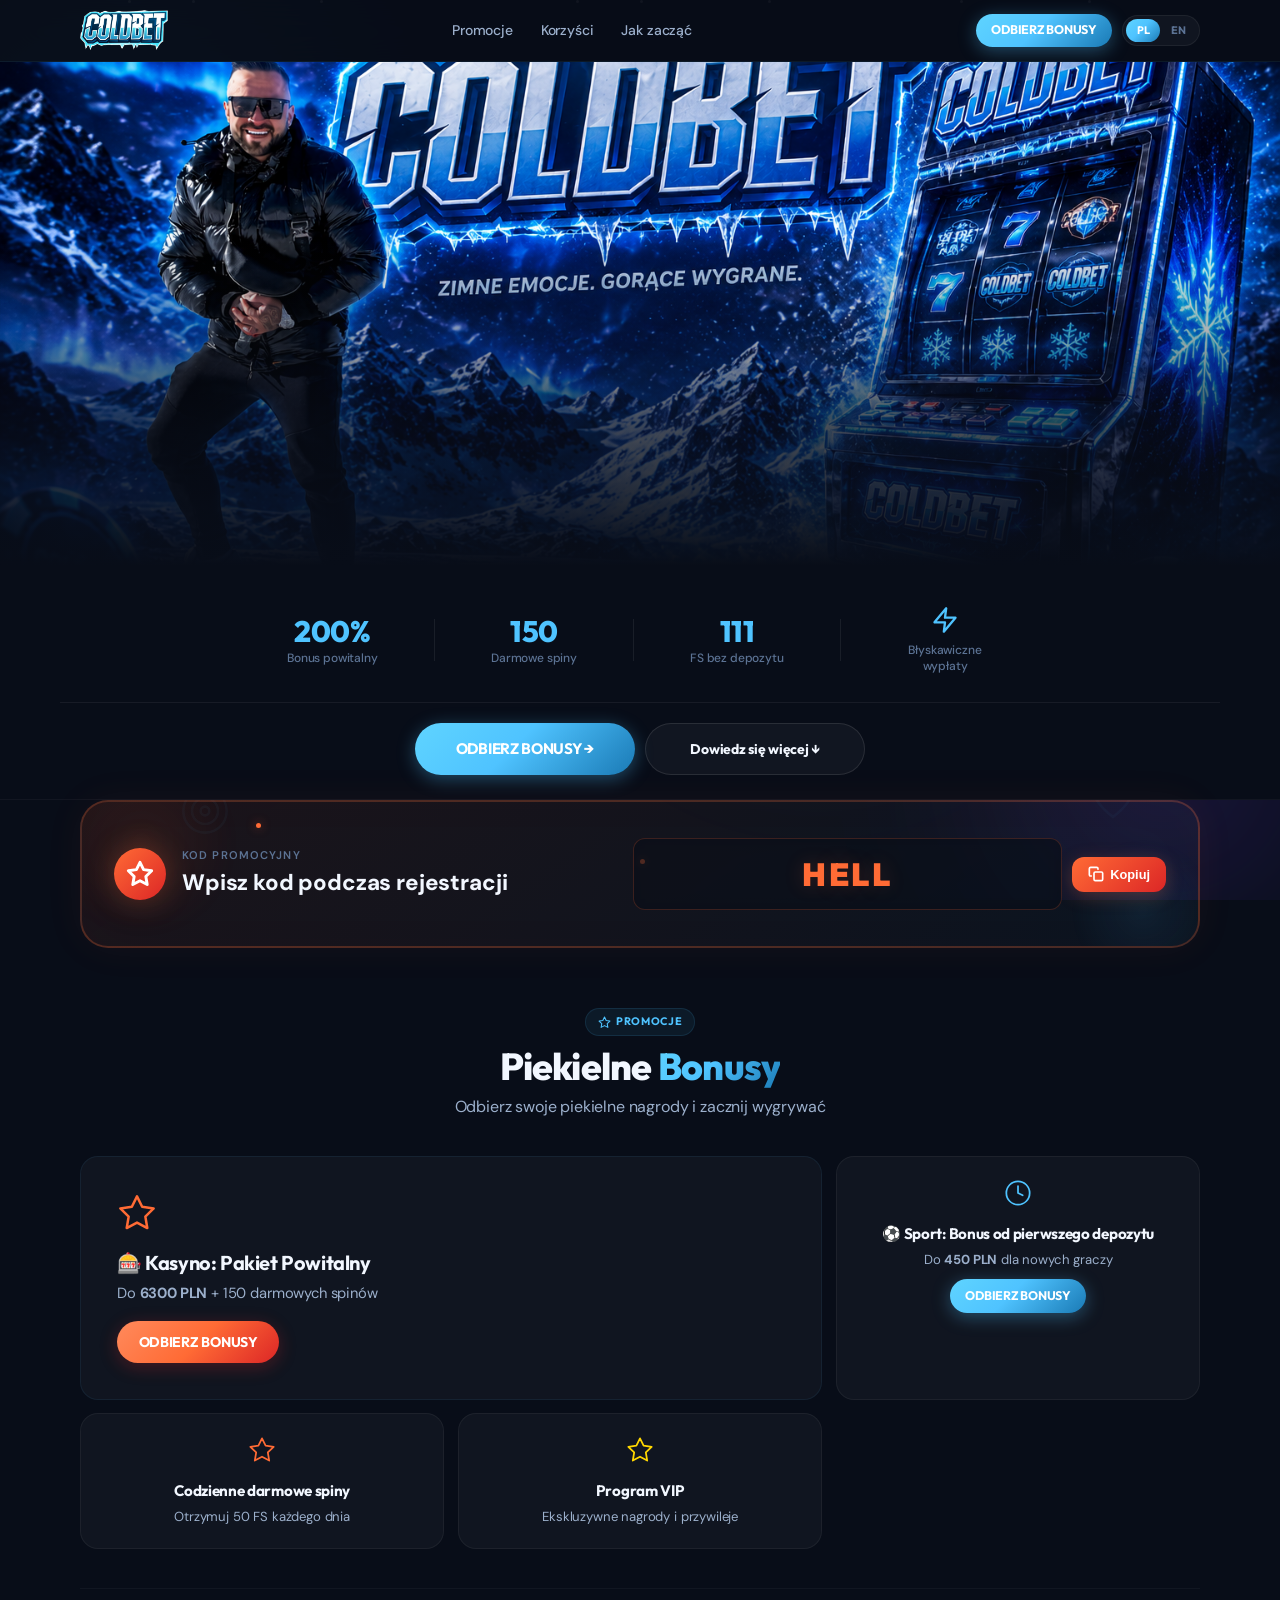
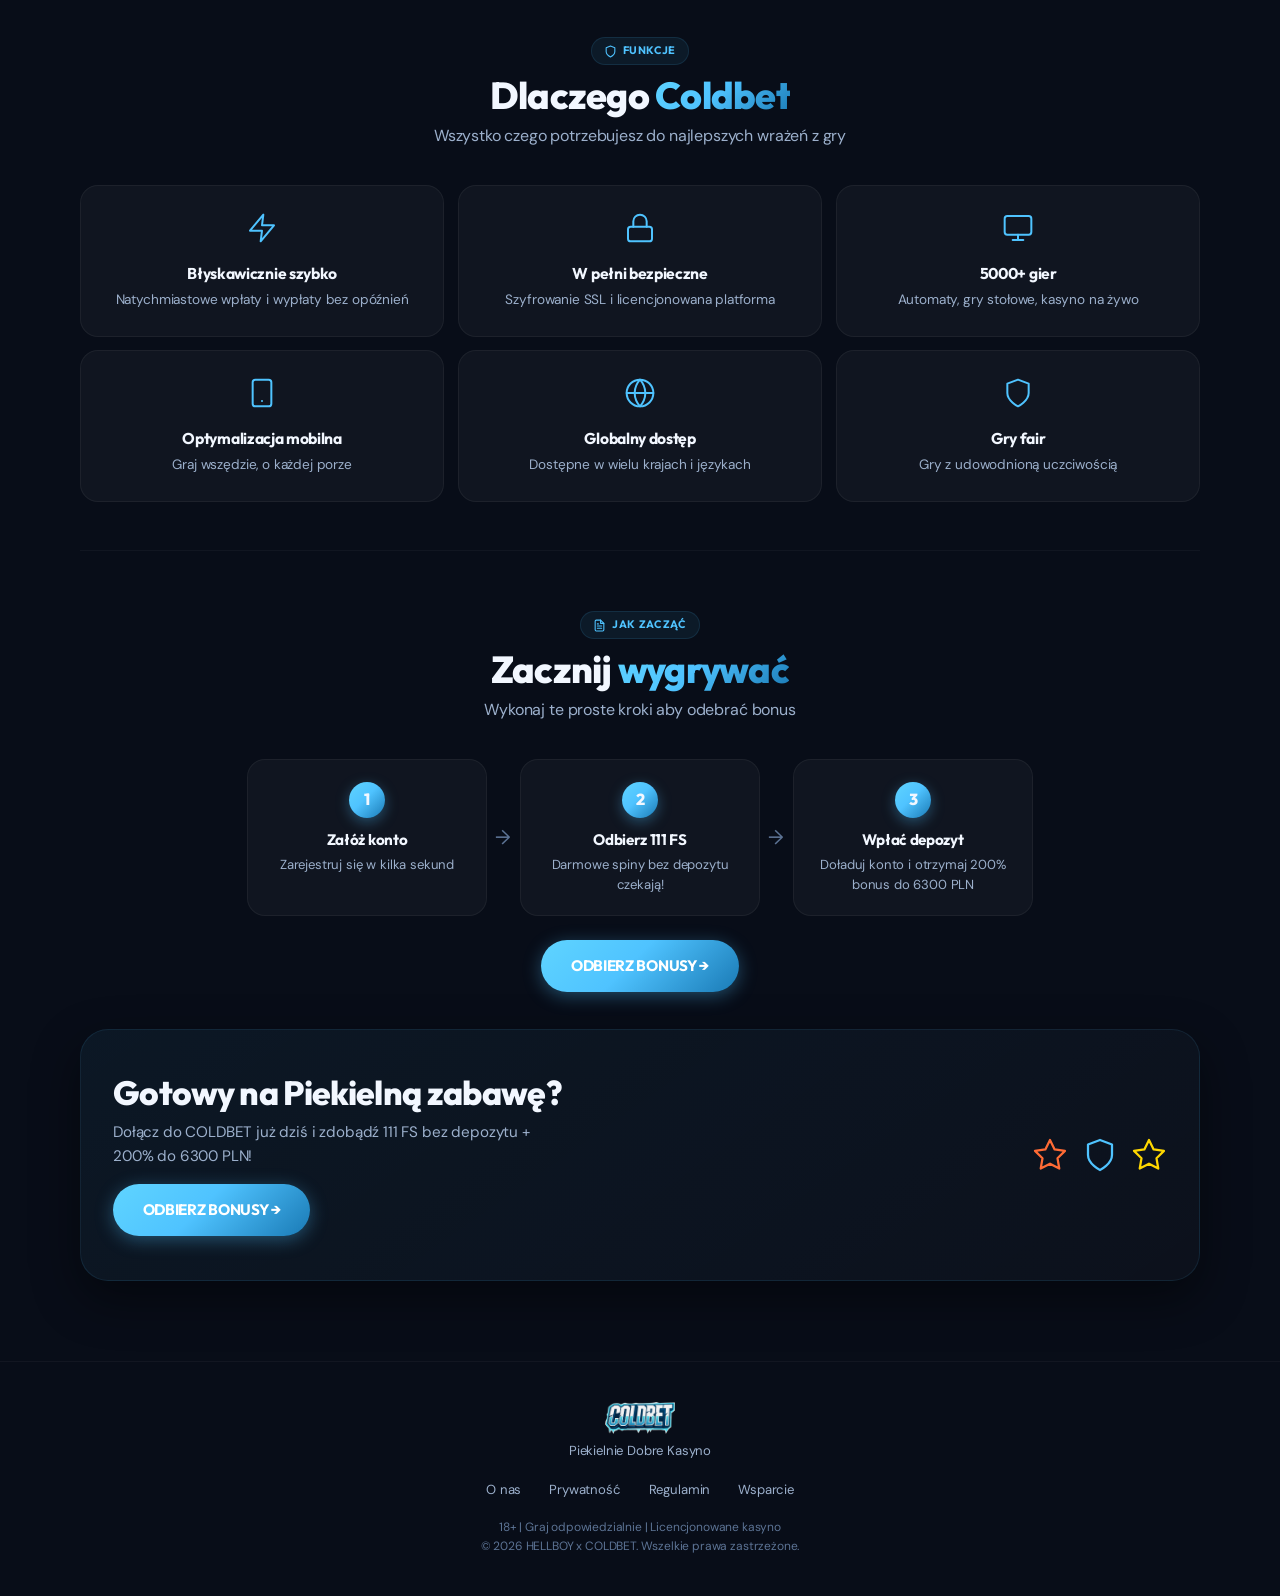
<file: index.html>
<!doctype html>
<html lang="pl">
  <head>
    <meta charset="UTF-8" />
    <meta name="viewport" content="width=device-width, initial-scale=1.0" />
    <link rel="icon" type="image/x-icon" href="assets/favicon.ico" />
    <link rel="preconnect" href="https://fonts.googleapis.com" />
    <link rel="preconnect" href="https://fonts.gstatic.com" crossorigin />
    <link href="https://fonts.googleapis.com/css2?family=DM+Sans:ital,opsz,wght@0,9..40,400..700;1,9..40,400..700&family=Outfit:wght@500;600;700;800;900&display=swap" rel="stylesheet" />
    <link rel="stylesheet" href="css/style.css" />
    <title>HELLBOY x COLDBET — Odbierz bonusy</title>
  </head>
  <body>
    <div class="app">
      <!-- Tło z efektem piekielno-arktycznym -->
      <div class="arctic-bg" aria-hidden="true">
        <div class="aurora aurora-1"></div>
        <div class="aurora aurora-2"></div>
        <div class="aurora aurora-3"></div>
        <div class="snow-particle p1"></div>
        <div class="snow-particle p2"></div>
        <div class="snow-particle p3"></div>
        <div class="snow-particle p4"></div>
        <div class="snow-particle p5"></div>
        <div class="snow-particle p6"></div>
        <div class="snow-particle p7"></div>
        <div class="snow-particle p8"></div>
        <div class="flame-particle f1"></div>
        <div class="flame-particle f2"></div>
        <div class="flame-particle f3"></div>
        
        <!-- LEWITUJĄCE ELEMENTY KASYNOWE -->
        <div class="floating-casino casino-1">
          <svg viewBox="0 0 24 24" fill="none" stroke="currentColor" stroke-width="1.2" stroke-linecap="round" stroke-linejoin="round">
            <polygon points="12 2 15.09 8.26 22 9.27 17 14.14 18.18 21.02 12 17.77 5.82 21.02 7 14.14 2 9.27 8.91 8.26 12 2"/>
          </svg>
        </div>
        <div class="floating-casino casino-2">
          <svg viewBox="0 0 24 24" fill="none" stroke="currentColor" stroke-width="1.2" stroke-linecap="round" stroke-linejoin="round">
            <circle cx="12" cy="12" r="10"/>
            <polyline points="12 6 12 12 16 14"/>
          </svg>
        </div>
        <div class="floating-casino casino-3">
          <svg viewBox="0 0 24 24" fill="none" stroke="currentColor" stroke-width="1.2" stroke-linecap="round" stroke-linejoin="round">
            <rect x="2" y="7" width="20" height="14" rx="2" ry="2"/>
            <line x1="16" y1="21" x2="16" y2="23"/>
            <line x1="8" y1="21" x2="8" y2="23"/>
            <line x1="12" y1="21" x2="12" y2="23"/>
          </svg>
        </div>
        <div class="floating-casino casino-4">
          <svg viewBox="0 0 24 24" fill="none" stroke="currentColor" stroke-width="1.2" stroke-linecap="round" stroke-linejoin="round">
            <path d="M12 2L2 7l10 5 10-5-10-5z"/>
            <path d="M2 17l10 5 10-5"/>
            <path d="M2 12l10 5 10-5"/>
          </svg>
        </div>
        <div class="floating-casino casino-5">
          <svg viewBox="0 0 24 24" fill="none" stroke="currentColor" stroke-width="1.2" stroke-linecap="round" stroke-linejoin="round">
            <path d="M12 22s8-4 8-10V5l-8-3-8 3v7c0 6 8 10 8 10z"/>
          </svg>
        </div>
        <div class="floating-casino casino-6">
          <svg viewBox="0 0 24 24" fill="none" stroke="currentColor" stroke-width="1.2" stroke-linecap="round" stroke-linejoin="round">
            <polygon points="12 2 22 8.5 22 15.5 12 22 2 15.5 2 8.5 12 2"/>
            <line x1="12" y1="22" x2="12" y2="15.5"/>
            <polyline points="12 8.5 2 15.5 12 22 22 15.5 12 8.5"/>
          </svg>
        </div>
        <div class="floating-casino casino-7">
          <svg viewBox="0 0 24 24" fill="none" stroke="currentColor" stroke-width="1.2" stroke-linecap="round" stroke-linejoin="round">
            <circle cx="12" cy="12" r="10"/>
            <circle cx="12" cy="12" r="6"/>
            <circle cx="12" cy="12" r="2"/>
          </svg>
        </div>
        <div class="floating-casino casino-8">
          <svg viewBox="0 0 24 24" fill="none" stroke="currentColor" stroke-width="1.2" stroke-linecap="round" stroke-linejoin="round">
            <path d="M21 10c0 7-9 13-9 13s-9-6-9-13a9 9 0 0118 0z"/>
            <circle cx="12" cy="10" r="3"/>
          </svg>
        </div>
      </div>

      <!-- Nawigacja -->
      <nav class="nav">
        <div class="nav-inner">
          <a href="#" class="nav-brand">
            <img src="assets/coldbet-logo.png" alt="COLDBET" class="nav-logo" />
          </a>
          <div class="nav-links">
            <a href="#promo" data-i18n="navPromo">Promocje</a>
            <a href="#benefits" data-i18n="navBenefits">Korzyści</a>
            <a href="#steps" data-i18n="navSteps">Jak zacząć</a>
          </div>
          <div class="nav-actions">
            <a href="https://coldredir.com/L?tag=d_5910900m_126624c_&site=5910900&ad=126624" target="_blank" rel="noopener" class="btn btn-primary btn-sm" data-i18n="navBonus">ODBIERZ BONUSY</a>
            <div class="lang-toggle">
              <button type="button" data-lang="pl" class="active">PL</button>
              <button type="button" data-lang="en">EN</button>
            </div>
          </div>
        </div>
      </nav>

      <!-- Hero Section z BANNEREM w tle -->
      <header class="hero hero-with-banner">
        <div class="hero-banner-bg" style="background-image: url('assets/banner.png');"></div>
        <div class="hero-banner-overlay"></div>
        <div class="hero-grid hero-grid-overlay"></div>
      </header>

      <!-- STATYSTYKI I PRZYCISKI POD BANNEREM -->
      <section class="hero-stats-section reveal">
        <div class="hero-stats-container">
          <div class="hero-stats">
            <div class="stat reveal-stagger">
              <span class="stat-number">200%</span>
              <span class="stat-label" data-i18n="statBonus">Bonus powitalny</span>
            </div>
            <div class="stat-divider reveal-stagger" aria-hidden="true"></div>
            <div class="stat reveal-stagger">
              <span class="stat-number">150</span>
              <span class="stat-label" data-i18n="statSpins">Darmowe spiny</span>
            </div>
            <div class="stat-divider reveal-stagger" aria-hidden="true"></div>
            <div class="stat reveal-stagger">
              <span class="stat-number">111</span>
              <span class="stat-label" data-i18n="statNoDeposit">FS bez depozytu</span>
            </div>
            <div class="stat-divider reveal-stagger" aria-hidden="true"></div>
            <div class="stat reveal-stagger">
              <span class="stat-number">
                <svg width="28" height="28" viewBox="0 0 24 24" fill="none" stroke="#4fc3ff" stroke-width="2" stroke-linecap="round" stroke-linejoin="round">
                  <polyline points="13 2 3 14 12 14 11 22 21 10 12 10 13 2"/>
                </svg>
              </span>
              <span class="stat-label" data-i18n="statWithdraw">Błyskawiczne wypłaty</span>
            </div>
          </div>

          <div class="hero-actions-bottom reveal-stagger">
            <a href="https://coldredir.com/L?tag=d_5910900m_126624c_&site=5910900&ad=126624" target="_blank" rel="noopener" class="btn btn-primary btn-lg" data-i18n="heroCta1">ODBIERZ BONUSY →</a>
            <a href="#main-content" class="btn btn-ghost btn-scroll" data-i18n="heroCta2">Dowiedz się więcej ↓</a>
          </div>
        </div>
      </section>

      <!-- ════════════════════════════════════════ -->
      <!-- NOWY BOX Z KODEM PROMOCYJNYM HELLBOY   -->
      <!-- ════════════════════════════════════════ -->
      <section class="promo-code-section reveal" style="max-width: 1160px; margin: 0 auto; padding: 0 1.25rem;">
        <div class="promo-code-box" style="
          background: linear-gradient(145deg, rgba(255, 107, 53, 0.08), rgba(79, 195, 255, 0.04));
          border: 2px solid rgba(255, 107, 53, 0.25);
          border-radius: var(--radius-lg);
          padding: clamp(1.5rem, 3vw, 2.25rem) clamp(1.25rem, 2.5vw, 2rem);
          display: flex;
          align-items: center;
          justify-content: space-between;
          gap: 1.25rem;
          flex-wrap: wrap;
          box-shadow: 0 0 40px rgba(255, 107, 53, 0.06), inset 0 0 60px rgba(255, 107, 53, 0.02);
          position: relative;
          overflow: hidden;
        ">
          <!-- Subtelny efekt iskier w tle -->
          <div style="position: absolute; inset: 0; pointer-events: none; overflow: hidden; opacity: 0.08;">
            <div style="position: absolute; width: 200px; height: 200px; border-radius: 50%; background: radial-gradient(circle, #ff6b35, transparent 70%); top: -60px; left: -40px;"></div>
            <div style="position: absolute; width: 150px; height: 150px; border-radius: 50%; background: radial-gradient(circle, #4fc3ff, transparent 70%); bottom: -40px; right: -20px;"></div>
          </div>

          <!-- Lewa strona: ikona + tekst -->
          <div style="display: flex; align-items: center; gap: 1rem; position: relative; z-index: 1; flex: 1 1 200px;">
            <div style="
              width: 52px; height: 52px; border-radius: 50%; 
              background: linear-gradient(135deg, #ff6b35, #dc2626);
              display: flex; align-items: center; justify-content: center;
              flex-shrink: 0;
              box-shadow: 0 0 30px rgba(255, 107, 53, 0.3);
            ">
              <svg width="28" height="28" viewBox="0 0 24 24" fill="none" stroke="white" stroke-width="2.5" stroke-linecap="round" stroke-linejoin="round">
                <polygon points="12 2 15.09 8.26 22 9.27 17 14.14 18.18 21.02 12 17.77 5.82 21.02 7 14.14 2 9.27 8.91 8.26 12 2"/>
              </svg>
            </div>
            <div>
              <div style="font-size: 0.7rem; font-weight: 600; text-transform: uppercase; letter-spacing: 0.1em; color: var(--text-muted);">
                Kod promocyjny
              </div>
              <div style="font-size: clamp(1.1rem, 2vw, 1.4rem); font-weight: 800; color: var(--text-primary);">
                Wpisz kod podczas rejestracji
              </div>
            </div>
          </div>

          <!-- Środek: KOD DO SKOPIOWANIA -->
          <div style="position: relative; z-index: 1; display: flex; align-items: center; gap: 0.6rem; flex: 1 1 auto; min-width: 180px;">
            <div style="
              background: rgba(8, 13, 24, 0.7);
              backdrop-filter: blur(8px);
              -webkit-backdrop-filter: blur(8px);
              border: 1px solid rgba(255, 107, 53, 0.2);
              border-radius: var(--radius-sm);
              padding: 0.6rem 1.2rem;
              font-family: var(--font-display);
              font-size: clamp(1.3rem, 2.8vw, 2rem);
              font-weight: 900;
              letter-spacing: 0.08em;
              color: #ff6b35;
              text-shadow: 0 0 20px rgba(255, 107, 53, 0.2);
              user-select: all;
              flex: 1;
              text-align: center;
              min-width: 120px;
              transition: border-color 0.3s, box-shadow 0.3s;
            " class="promo-code-display" id="promoCodeDisplay">
              HELL
            </div>
            <button id="copyPromoBtn" style="
              background: linear-gradient(135deg, #ff6b35, #dc2626);
              border: none;
              border-radius: var(--radius-sm);
              padding: 0.6rem 1rem;
              color: white;
              font-weight: 700;
              font-size: 0.8rem;
              cursor: pointer;
              transition: transform 0.2s var(--ease-out), box-shadow 0.2s;
              box-shadow: 0 4px 18px rgba(255, 107, 53, 0.25);
              display: flex;
              align-items: center;
              gap: 0.4rem;
              white-space: nowrap;
              flex-shrink: 0;
            " onmouseover="this.style.transform='scale(1.04)'" onmouseout="this.style.transform='scale(1)'" onmousedown="this.style.transform='scale(0.96)'" onmouseup="this.style.transform='scale(1.04)'">
              <svg width="16" height="16" viewBox="0 0 24 24" fill="none" stroke="currentColor" stroke-width="2.5" stroke-linecap="round" stroke-linejoin="round">
                <rect x="9" y="9" width="13" height="13" rx="2" ry="2"/>
                <path d="M5 15H4a2 2 0 01-2-2V4a2 2 0 012-2h9a2 2 0 012 2v1"/>
              </svg>
              <span id="copyBtnText">Kopiuj</span>
            </button>
          </div>

          <!-- Prawa strona: mała ikona płomienia -->
          <div style="position: relative; z-index: 1; opacity: 0.4; display: none; align-items: center; gap: 0.3rem; flex-shrink: 0;" class="flame-icons">
            <svg width="20" height="20" viewBox="0 0 24 24" fill="#ff6b35" stroke="none">
              <path d="M12 2s-3 5.5-3 9a3 3 0 106 0c0-3.5-3-9-3-9z"/>
              <path d="M12 22s-4-2.5-4-6a4 4 0 018 0c0 3.5-4 6-4 6z"/>
            </svg>
            <svg width="16" height="16" viewBox="0 0 24 24" fill="#ff6b35" stroke="none" opacity="0.6">
              <path d="M12 2s-3 5.5-3 9a3 3 0 106 0c0-3.5-3-9-3-9z"/>
            </svg>
          </div>
        </div>
      </section>

      <!-- Main Content -->
      <main class="main" id="main-content">
        <!-- Promo Features -->
        <section class="section reveal" id="promo">
          <div class="section-header reveal-stagger">
            <span class="section-tag">
              <svg width="16" height="16" viewBox="0 0 24 24" fill="none" stroke="currentColor" stroke-width="2" stroke-linecap="round" stroke-linejoin="round">
                <polygon points="12 2 15.09 8.26 22 9.27 17 14.14 18.18 21.02 12 17.77 5.82 21.02 7 14.14 2 9.27 8.91 8.26 12 2"/>
              </svg>
              <span data-i18n="promoTag">Promocje</span>
            </span>
            <h2 class="section-title"><span data-i18n="promoTitle1">Piekielne</span> <span class="highlight" data-i18n="promoTitle2">Bonusy</span></h2>
            <p class="section-desc" data-i18n="promoDesc">Odbierz swoje piekielne nagrody i zacznij wygrywać</p>
          </div>
          <div class="promo-grid">
            <!-- KAFELEK 1: KASYNOWY PAKIET POWITALNY -->
            <div class="promo-card-big reveal-stagger">
              <div class="promo-card-big-icon">
                <svg width="40" height="40" viewBox="0 0 24 24" fill="none" stroke="#ff6b35" stroke-width="1.5" stroke-linecap="round" stroke-linejoin="round">
                  <polygon points="12 2 15.09 8.26 22 9.27 17 14.14 18.18 21.02 12 17.77 5.82 21.02 7 14.14 2 9.27 8.91 8.26 12 2"/>
                </svg>
              </div>
              <h3>🎰 Kasyno: Pakiet Powitalny</h3>
              <p>Do <strong>6300 PLN</strong> + 150 darmowych spinów</p>
              <a href="https://coldredir.com/L?tag=d_5910900m_126624c_&site=5910900&ad=126624" target="_blank" rel="noopener" class="btn btn-primary" data-i18n="promoBigCta">ODBIERZ BONUSY</a>
            </div>
            <!-- KAFELEK 2: BONUS SPORTOWY -->
            <div class="promo-card-small reveal-stagger">
              <span class="promo-small-icon">
                <svg width="28" height="28" viewBox="0 0 24 24" fill="none" stroke="#4fc3ff" stroke-width="1.5" stroke-linecap="round" stroke-linejoin="round">
                  <circle cx="12" cy="12" r="10"/>
                  <polyline points="12 6 12 12 16 14"/>
                </svg>
              </span>
              <h4>⚽ Sport: Bonus od pierwszego depozytu</h4>
              <p>Do <strong>450 PLN</strong> dla nowych graczy</p>
              <a href="https://coldredir.com/L?tag=d_5910900m_126624c_&site=5910900&ad=126624" target="_blank" rel="noopener" class="btn btn-primary btn-sm" style="margin-top: 0.65rem;">ODBIERZ BONUSY</a>
            </div>
            <!-- KAFELEK 3: CODZIENNE DARMOWE SPINY -->
            <div class="promo-card-small reveal-stagger">
              <span class="promo-small-icon">
                <svg width="28" height="28" viewBox="0 0 24 24" fill="none" stroke="#ff6b35" stroke-width="1.5" stroke-linecap="round" stroke-linejoin="round">
                  <polygon points="12 2 15.09 8.26 22 9.27 17 14.14 18.18 21.02 12 17.77 5.82 21.02 7 14.14 2 9.27 8.91 8.26 12 2"/>
                </svg>
              </span>
              <h4 data-i18n="promoSmall2Title">Codzienne darmowe spiny</h4>
              <p data-i18n="promoSmall2Desc">Otrzymuj 50 FS każdego dnia</p>
            </div>
            <!-- KAFELEK 4: PROGRAM VIP -->
            <div class="promo-card-small reveal-stagger">
              <span class="promo-small-icon">
                <svg width="28" height="28" viewBox="0 0 24 24" fill="none" stroke="#ffd700" stroke-width="1.5" stroke-linecap="round" stroke-linejoin="round">
                  <polygon points="12 2 15.09 8.26 22 9.27 17 14.14 18.18 21.02 12 17.77 5.82 21.02 7 14.14 2 9.27 8.91 8.26 12 2"/>
                </svg>
              </span>
              <h4 data-i18n="promoSmall3Title">Program VIP</h4>
              <p data-i18n="promoSmall3Desc">Ekskluzywne nagrody i przywileje</p>
            </div>
          </div>
        </section>

        <!-- Benefits -->
        <section class="section section-alt reveal" id="benefits">
          <div class="section-header reveal-stagger">
            <span class="section-tag">
              <svg width="16" height="16" viewBox="0 0 24 24" fill="none" stroke="currentColor" stroke-width="2" stroke-linecap="round" stroke-linejoin="round">
                <path d="M12 22s8-4 8-10V5l-8-3-8 3v7c0 6 8 10 8 10z"/>
              </svg>
              <span data-i18n="benefitsTag">Funkcje</span>
            </span>
            <h2 class="section-title"><span data-i18n="benefitsTitle1">Dlaczego</span> <span class="highlight" data-i18n="benefitsTitle2">Coldbet</span></h2>
            <p class="section-desc" data-i18n="benefitsDesc">Wszystko czego potrzebujesz do najlepszych wrażeń z gry</p>
          </div>
          <div class="benefits-grid">
            <div class="benefit-card reveal-stagger">
              <div class="benefit-icon">
                <svg width="36" height="36" viewBox="0 0 24 24" fill="none" stroke="#4fc3ff" stroke-width="1.5" stroke-linecap="round" stroke-linejoin="round">
                  <polyline points="13 2 3 14 12 14 11 22 21 10 12 10 13 2"/>
                </svg>
              </div>
              <h3 data-i18n="benefit1Title">Błyskawicznie szybko</h3>
              <p data-i18n="benefit1Desc">Natychmiastowe wpłaty i wypłaty bez opóźnień</p>
            </div>
            <div class="benefit-card reveal-stagger">
              <div class="benefit-icon">
                <svg width="36" height="36" viewBox="0 0 24 24" fill="none" stroke="#4fc3ff" stroke-width="1.5" stroke-linecap="round" stroke-linejoin="round">
                  <rect x="3" y="11" width="18" height="11" rx="2" ry="2"/>
                  <path d="M7 11V7a5 5 0 0110 0v4"/>
                </svg>
              </div>
              <h3 data-i18n="benefit2Title">W pełni bezpieczne</h3>
              <p data-i18n="benefit2Desc">Szyfrowanie SSL i licencjonowana platforma</p>
            </div>
            <div class="benefit-card reveal-stagger">
              <div class="benefit-icon">
                <svg width="36" height="36" viewBox="0 0 24 24" fill="none" stroke="#4fc3ff" stroke-width="1.5" stroke-linecap="round" stroke-linejoin="round">
                  <rect x="2" y="3" width="20" height="14" rx="2" ry="2"/>
                  <line x1="8" y1="21" x2="16" y2="21"/>
                  <line x1="12" y1="17" x2="12" y2="21"/>
                </svg>
              </div>
              <h3 data-i18n="benefit3Title">5000+ gier</h3>
              <p data-i18n="benefit3Desc">Automaty, gry stołowe, kasyno na żywo</p>
            </div>
            <div class="benefit-card reveal-stagger">
              <div class="benefit-icon">
                <svg width="36" height="36" viewBox="0 0 24 24" fill="none" stroke="#4fc3ff" stroke-width="1.5" stroke-linecap="round" stroke-linejoin="round">
                  <rect x="5" y="2" width="14" height="20" rx="2" ry="2"/>
                  <line x1="12" y1="18" x2="12" y2="18"/>
                </svg>
              </div>
              <h3 data-i18n="benefit4Title">Optymalizacja mobilna</h3>
              <p data-i18n="benefit4Desc">Graj wszędzie, o każdej porze</p>
            </div>
            <div class="benefit-card reveal-stagger">
              <div class="benefit-icon">
                <svg width="36" height="36" viewBox="0 0 24 24" fill="none" stroke="#4fc3ff" stroke-width="1.5" stroke-linecap="round" stroke-linejoin="round">
                  <circle cx="12" cy="12" r="10"/>
                  <line x1="2" y1="12" x2="22" y2="12"/>
                  <path d="M12 2a15.3 15.3 0 014 10 15.3 15.3 0 01-4 10 15.3 15.3 0 01-4-10 15.3 15.3 0 014-10z"/>
                </svg>
              </div>
              <h3 data-i18n="benefit5Title">Globalny dostęp</h3>
              <p data-i18n="benefit5Desc">Dostępne w wielu krajach i językach</p>
            </div>
            <div class="benefit-card reveal-stagger">
              <div class="benefit-icon">
                <svg width="36" height="36" viewBox="0 0 24 24" fill="none" stroke="#4fc3ff" stroke-width="1.5" stroke-linecap="round" stroke-linejoin="round">
                  <path d="M12 22s8-4 8-10V5l-8-3-8 3v7c0 6 8 10 8 10z"/>
                </svg>
              </div>
              <h3 data-i18n="benefit6Title">Gry fair</h3>
              <p data-i18n="benefit6Desc">Gry z udowodnioną uczciwością</p>
            </div>
          </div>
        </section>

        <!-- Steps -->
        <section class="section reveal" id="steps">
          <div class="section-header reveal-stagger">
            <span class="section-tag">
              <svg width="16" height="16" viewBox="0 0 24 24" fill="none" stroke="currentColor" stroke-width="2" stroke-linecap="round" stroke-linejoin="round">
                <path d="M14 2H6a2 2 0 00-2 2v16a2 2 0 002 2h12a2 2 0 002-2V8z"/>
                <polyline points="14 2 14 8 20 8"/>
                <line x1="16" y1="13" x2="8" y2="13"/>
                <line x1="16" y1="17" x2="8" y2="17"/>
                <polyline points="10 9 9 9 8 9"/>
              </svg>
              <span data-i18n="stepsTag">Jak zacząć</span>
            </span>
            <h2 class="section-title"><span data-i18n="stepsTitle1">Zacznij</span> <span class="highlight" data-i18n="stepsTitle2">wygrywać</span></h2>
            <p class="section-desc" data-i18n="stepsDesc">Wykonaj te proste kroki aby odebrać bonus</p>
          </div>
          <div class="steps-grid">
            <div class="step-card reveal-stagger">
              <div class="step-number">1</div>
              <div class="step-content">
                <h3 data-i18n="step1Title">Załóż konto</h3>
                <p data-i18n="step1Desc">Zarejestruj się w kilka sekund</p>
              </div>
            </div>
            <div class="step-arrow reveal-stagger" aria-hidden="true">→</div>
            <div class="step-card reveal-stagger">
              <div class="step-number">2</div>
              <div class="step-content">
                <h3 data-i18n="step2Title">Odbierz 111 FS</h3>
                <p data-i18n="step2Desc">Darmowe spiny bez depozytu czekają!</p>
              </div>
            </div>
            <div class="step-arrow reveal-stagger" aria-hidden="true">→</div>
            <div class="step-card reveal-stagger">
              <div class="step-number">3</div>
              <div class="step-content">
                <h3 data-i18n="step3Title">Wpłać depozyt</h3>
                <p data-i18n="step3Desc">Doładuj konto i otrzymaj 200% bonus do 6300 PLN</p>
              </div>
            </div>
          </div>
          <div class="steps-cta reveal-stagger">
            <a href="https://coldredir.com/L?tag=d_5910900m_126624c_&site=5910900&ad=126624" target="_blank" rel="noopener" class="btn btn-primary btn-lg" data-i18n="stepsCta">ODBIERZ BONUSY →</a>
          </div>
        </section>

        <!-- CTA Section -->
        <section class="cta-section reveal">
          <div class="cta-inner">
            <div class="cta-content reveal-stagger">
              <h2><span data-i18n="ctaTitle1">Gotowy na</span> <span class="highlight" data-i18n="ctaTitle2">Piekielną</span> <span data-i18n="ctaTitle3">zabawę?</span></h2>
              <p data-i18n="ctaDesc">Dołącz do COLDBET już dziś i zdobądź 111 FS bez depozytu + 200% do 6300 PLN!</p>
              <a href="https://coldredir.com/L?tag=d_5910900m_126624c_&site=5910900&ad=126624" target="_blank" rel="noopener" class="btn btn-primary btn-lg" data-i18n="ctaBtn">ODBIERZ BONUSY →</a>
            </div>
            <div class="cta-visual reveal-stagger" aria-hidden="true">
              <svg width="40" height="40" viewBox="0 0 24 24" fill="none" stroke="#ff6b35" stroke-width="1.5" stroke-linecap="round" stroke-linejoin="round">
                <polygon points="12 2 15.09 8.26 22 9.27 17 14.14 18.18 21.02 12 17.77 5.82 21.02 7 14.14 2 9.27 8.91 8.26 12 2"/>
              </svg>
              <svg width="40" height="40" viewBox="0 0 24 24" fill="none" stroke="#4fc3ff" stroke-width="1.5" stroke-linecap="round" stroke-linejoin="round">
                <path d="M12 22s8-4 8-10V5l-8-3-8 3v7c0 6 8 10 8 10z"/>
              </svg>
              <svg width="40" height="40" viewBox="0 0 24 24" fill="none" stroke="#ffd700" stroke-width="1.5" stroke-linecap="round" stroke-linejoin="round">
                <polygon points="12 2 15.09 8.26 22 9.27 17 14.14 18.18 21.02 12 17.77 5.82 21.02 7 14.14 2 9.27 8.91 8.26 12 2"/>
              </svg>
            </div>
          </div>
        </section>
      </main>

      <!-- Footer -->
      <footer class="footer">
        <div class="footer-inner">
          <div class="footer-brand">
            <img src="assets/coldbet-logo.png" alt="COLDBET" class="footer-logo" />
            <p data-i18n="footerTagline">Piekielnie Dobre Kasyno</p>
          </div>
          <div class="footer-links">
            <a href="#" data-i18n="footerAbout">O nas</a>
            <a href="privacy.html" data-i18n="footerPrivacy">Prywatność</a>
            <a href="#" data-i18n="footerTerms">Regulamin</a>
            <a href="#" data-i18n="footerSupport">Wsparcie</a>
          </div>
          <div class="footer-legal">
            <p data-i18n="footerLegal1">18+ | Graj odpowiedzialnie | Licencjonowane kasyno</p>
            <p>© 2026 HELLBOY x COLDBET. <span data-i18n="footerLegal2">Wszelkie prawa zastrzeżone.</span></p>
          </div>
        </div>
      </footer>
    </div>

    <script src="js/translations.js"></script>
    <script src="js/main.js"></script>

    <!-- Skrypt do kopiowania kodu -->
    <script>
      (function() {
        const copyBtn = document.getElementById('copyPromoBtn');
        const codeDisplay = document.getElementById('promoCodeDisplay');
        const btnText = document.getElementById('copyBtnText');
        const PROMO_CODE = 'HELL';

        copyBtn.addEventListener('click', function() {
          navigator.clipboard.writeText(PROMO_CODE).then(() => {
            // Animacja potwierdzenia
            const originalText = btnText.textContent;
            btnText.textContent = '✓ Skopiowano!';
            codeDisplay.style.borderColor = '#4fc3ff';
            codeDisplay.style.boxShadow = '0 0 30px rgba(79, 195, 255, 0.3)';

            setTimeout(() => {
              btnText.textContent = originalText;
              codeDisplay.style.borderColor = 'rgba(255, 107, 53, 0.2)';
              codeDisplay.style.boxShadow = 'none';
            }, 2000);
          }).catch(() => {
            // Fallback dla przeglądarek bez Clipboard API
            const textArea = document.createElement('textarea');
            textArea.value = PROMO_CODE;
            document.body.appendChild(textArea);
            textArea.select();
            document.execCommand('copy');
            document.body.removeChild(textArea);

            btnText.textContent = '✓ Skopiowano!';
            codeDisplay.style.borderColor = '#4fc3ff';
            codeDisplay.style.boxShadow = '0 0 30px rgba(79, 195, 255, 0.3)';

            setTimeout(() => {
              btnText.textContent = 'Kopiuj';
              codeDisplay.style.borderColor = 'rgba(255, 107, 53, 0.2)';
              codeDisplay.style.boxShadow = 'none';
            }, 2000);
          });
        });

        // Kliknięcie w kod też kopiuje
        codeDisplay.addEventListener('click', function() {
          copyBtn.click();
        });
      })();
    </script>
  </body>
</html>
</file>
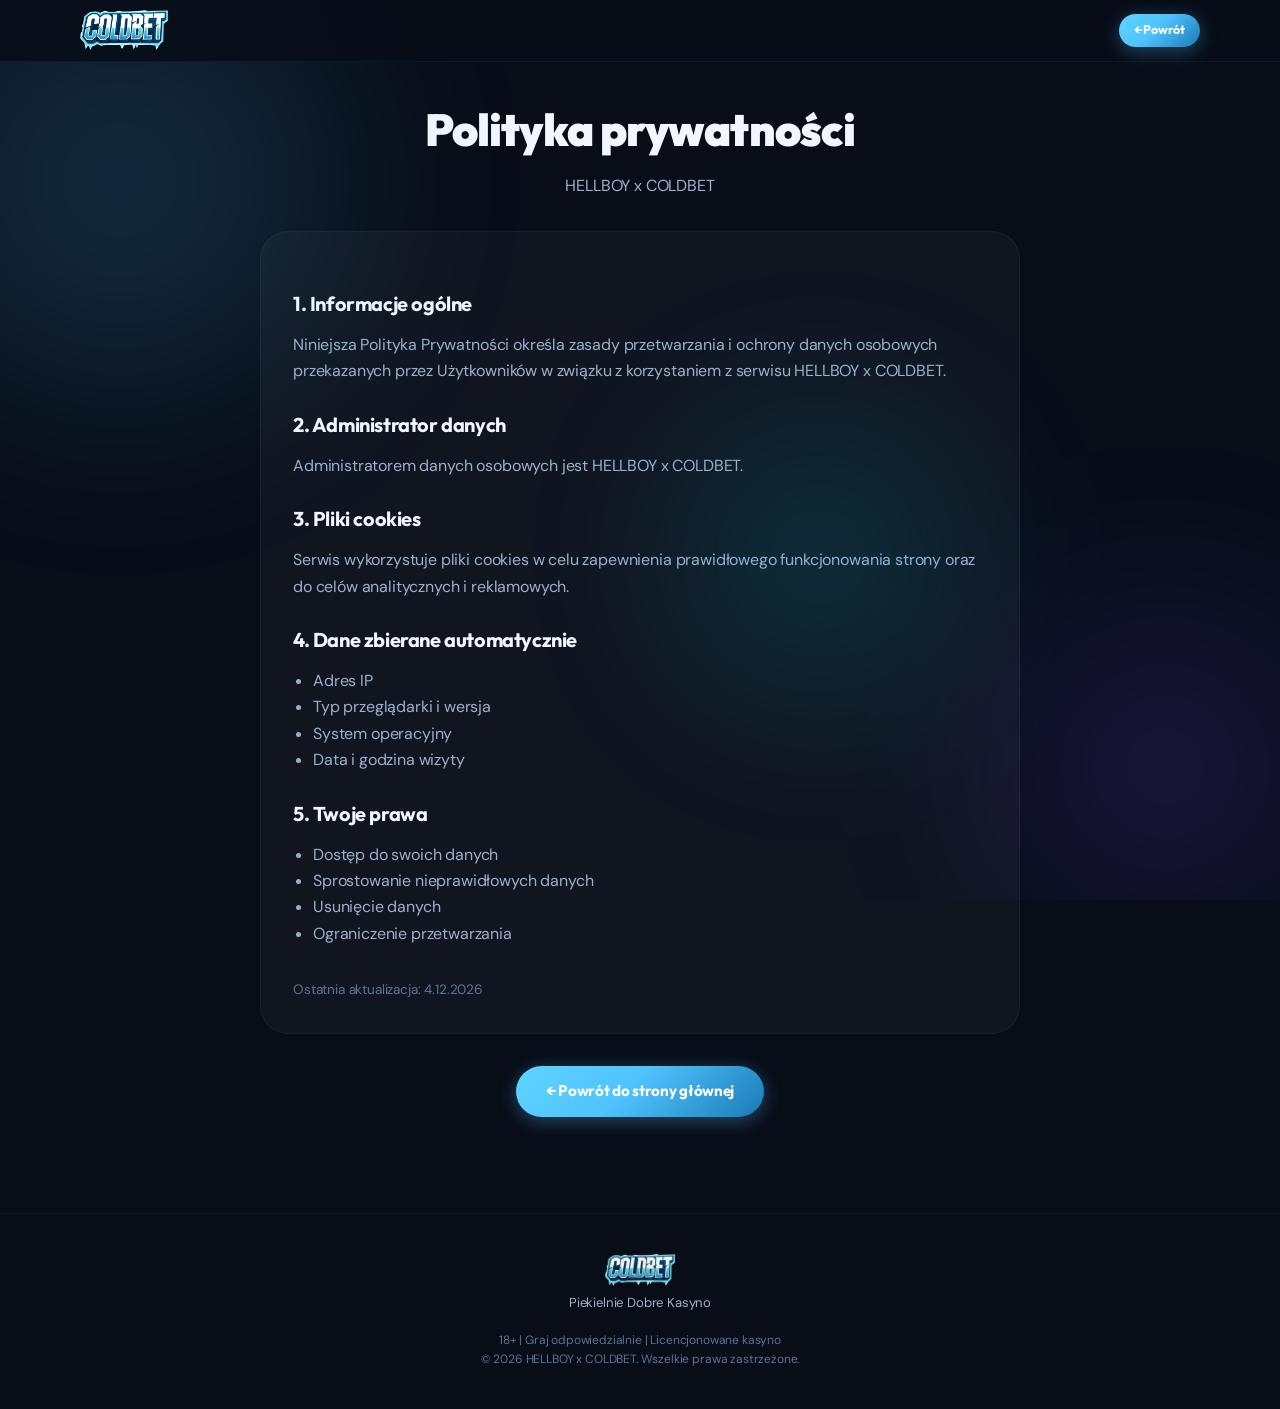
<file: privacy.html>
<!doctype html>
<html lang="pl">
  <head>
    <meta charset="UTF-8" />
    <meta name="viewport" content="width=device-width, initial-scale=1.0" />
    <link rel="icon" type="image/x-icon" href="assets/favicon.ico" />
    <link rel="preconnect" href="https://fonts.googleapis.com" />
    <link rel="preconnect" href="https://fonts.gstatic.com" crossorigin />
    <link href="https://fonts.googleapis.com/css2?family=DM+Sans:ital,opsz,wght@0,9..40,400..700;1,9..40,400..700&family=Outfit:wght@500;600;700;800;900&display=swap" rel="stylesheet" />
    <link rel="stylesheet" href="css/style.css" />
    <title>Polityka prywatności — HELLBOY x COLDBET</title>
  </head>
  <body>
    <div class="app">
      <div class="arctic-bg" aria-hidden="true">
        <div class="aurora aurora-1"></div>
        <div class="aurora aurora-2"></div>
        <div class="aurora aurora-3"></div>
      </div>

      <nav class="nav">
        <div class="nav-inner">
          <a href="index.html" class="nav-brand">
            <img src="assets/coldbet-logo.png" alt="COLDBET" class="nav-logo" />
          </a>
          <div class="nav-actions">
            <a href="index.html" class="btn btn-primary btn-sm">← Powrót</a>
          </div>
        </div>
      </nav>

      <main style="max-width: 800px; margin: 2rem auto; padding: 0 1.25rem 4rem;">
        <h1 style="font-size: clamp(2rem, 4vw, 2.8rem); font-weight: 900; text-align: center; margin: 0;">
          Polityka prywatności
        </h1>
        <p style="text-align: center; color: var(--text-secondary); margin-top: 0.5rem;">
          HELLBOY x COLDBET
        </p>

        <div style="margin-top: 2rem; padding: 2rem; border-radius: var(--radius-lg); background: var(--bg-card); border: 1px solid rgba(255,255,255,0.04);">
          <h2 style="font-size: 1.25rem; margin: 1.5rem 0 0.75rem; color: var(--text-primary);">1. Informacje ogólne</h2>
          <p style="color: var(--text-secondary); line-height: 1.65;">
            Niniejsza Polityka Prywatności określa zasady przetwarzania i ochrony danych osobowych
            przekazanych przez Użytkowników w związku z korzystaniem z serwisu HELLBOY x COLDBET.
          </p>

          <h2 style="font-size: 1.25rem; margin: 1.5rem 0 0.75rem; color: var(--text-primary);">2. Administrator danych</h2>
          <p style="color: var(--text-secondary); line-height: 1.65;">
            Administratorem danych osobowych jest HELLBOY x COLDBET.
          </p>

          <h2 style="font-size: 1.25rem; margin: 1.5rem 0 0.75rem; color: var(--text-primary);">3. Pliki cookies</h2>
          <p style="color: var(--text-secondary); line-height: 1.65;">
            Serwis wykorzystuje pliki cookies w celu zapewnienia prawidłowego funkcjonowania strony
            oraz do celów analitycznych i reklamowych.
          </p>

          <h2 style="font-size: 1.25rem; margin: 1.5rem 0 0.75rem; color: var(--text-primary);">4. Dane zbierane automatycznie</h2>
          <ul style="color: var(--text-secondary); line-height: 1.65; padding-left: 1.25rem;">
            <li>Adres IP</li>
            <li>Typ przeglądarki i wersja</li>
            <li>System operacyjny</li>
            <li>Data i godzina wizyty</li>
          </ul>

          <h2 style="font-size: 1.25rem; margin: 1.5rem 0 0.75rem; color: var(--text-primary);">5. Twoje prawa</h2>
          <ul style="color: var(--text-secondary); line-height: 1.65; padding-left: 1.25rem;">
            <li>Dostęp do swoich danych</li>
            <li>Sprostowanie nieprawidłowych danych</li>
            <li>Usunięcie danych</li>
            <li>Ograniczenie przetwarzania</li>
          </ul>

          <p style="font-size: 0.85rem; color: var(--text-muted); margin-top: 2rem;">
            Ostatnia aktualizacja: <span id="privacy-date"></span>
          </p>
        </div>

        <div style="text-align: center; margin-top: 2rem;">
          <a href="index.html" class="btn btn-primary btn-lg">← Powrót do strony głównej</a>
        </div>
      </main>

      <footer class="footer">
        <div class="footer-inner">
          <div class="footer-brand">
            <img src="assets/coldbet-logo.png" alt="COLDBET" class="footer-logo" />
            <p>Piekielnie Dobre Kasyno</p>
          </div>
          <div class="footer-legal">
            <p>18+ | Graj odpowiedzialnie | Licencjonowane kasyno</p>
            <p>© <span id="footer-year"></span> HELLBOY x COLDBET. Wszelkie prawa zastrzeżone.</p>
          </div>
        </div>
      </footer>
    </div>

    <script>
      document.getElementById('privacy-date').textContent = new Date().toLocaleDateString('pl-PL');
      document.getElementById('footer-year').textContent = new Date().getFullYear();
    </script>
  </body>
</html>
</file>
<file: css/style.css>
/* ============================================================
   HELLBOY x COLDBET — polished arctic theme
   ============================================================ */

:root {
  --bg-primary: #080d18;
  --bg-secondary: #0f1628;
  --bg-card: rgba(255, 255, 255, 0.035);
  --bg-card-hover: rgba(255, 255, 255, 0.06);

  --text-primary: #f2f7ff;
  --text-secondary: #9cb0cc;
  --text-muted: #5c7394;

  --accent: #4fc3ff;
  --accent-dark: #1a7ab5;
  --accent-glow: rgba(79, 195, 255, 0.35);
  --flame: #ff6b35;

  --gradient-main: linear-gradient(135deg, #5fd4ff 0%, #4fc3ff 45%, #1a7ab5 100%);
  --gradient-fire: linear-gradient(135deg, #ff8a5c, #ff6b35, #dc2626);

  --radius: 18px;
  --radius-sm: 12px;
  --radius-lg: 28px;

  --shadow: 0 18px 48px rgba(0, 0, 0, 0.45);
  --shadow-glow: 0 0 36px rgba(79, 195, 255, 0.12);

  --font-display: 'Outfit', ui-sans-serif, system-ui, sans-serif;
  --font-body: 'DM Sans', ui-sans-serif, system-ui, sans-serif;

  --ease-out: cubic-bezier(0.22, 1, 0.36, 1);
  --ease-spring: cubic-bezier(0.34, 1.56, 0.64, 1);
}

*, *::before, *::after { box-sizing: border-box; margin: 0; padding: 0; }

html {
  scroll-behavior: smooth;
  -webkit-text-size-adjust: 100%;
}

body {
  font-family: var(--font-body);
  font-size: 1rem;
  font-weight: 400;
  background: var(--bg-primary);
  color: var(--text-primary);
  min-height: 100vh;
  overflow-x: hidden;
  line-height: 1.6;
  letter-spacing: -0.01em;
  -webkit-font-smoothing: antialiased;
  text-rendering: optimizeLegibility;
}

img { max-width: 100%; display: block; }
a { color: inherit; text-decoration: none; }
::selection { background: var(--accent); color: #fff; }

h1, h2, h3, h4, .stat-number, .btn, .nav-brand, .section-title {
  font-family: var(--font-display);
  letter-spacing: -0.02em;
}

/* ── Background ── */

.arctic-bg {
  position: fixed;
  inset: 0;
  z-index: 0;
  pointer-events: none;
  overflow: hidden;
}

.aurora {
  position: absolute;
  border-radius: 50%;
  filter: blur(90px);
  opacity: 0.22;
  animation: auroraDrift 22s ease-in-out infinite alternate;
}
.aurora-1 { width: 55vw; height: 45vw; max-width: 700px; top: -12%; left: -18%; background: radial-gradient(circle, #4fc3ff, transparent 70%); }
.aurora-2 { width: 42vw; height: 32vw; max-width: 560px; bottom: -8%; right: -12%; background: radial-gradient(circle, #7c4dff, transparent 70%); animation-delay: 6s; }
.aurora-3 { width: 32vw; height: 28vw; max-width: 420px; top: 42%; left: 48%; background: radial-gradient(circle, #00e5ff, transparent 70%); animation-delay: 11s; }

@keyframes auroraDrift {
  0% { transform: translate(0, 0) scale(1); }
  100% { transform: translate(4%, 6%) scale(1.08); }
}

.snow-particle {
  position: absolute;
  width: 3px;
  height: 3px;
  background: rgba(255, 255, 255, 0.45);
  border-radius: 50%;
  animation: snowFall 14s linear infinite;
}
.p1 { left: 10%; animation-delay: 0s; }
.p2 { left: 25%; animation-delay: 2s; animation-duration: 16s; }
.p3 { left: 45%; animation-delay: 4s; }
.p4 { left: 60%; animation-delay: 1s; animation-duration: 12s; }
.p5 { left: 75%; animation-delay: 3s; }
.p6 { left: 85%; animation-delay: 5s; animation-duration: 15s; }
.p7 { left: 15%; animation-delay: 6s; }
.p8 { left: 50%; animation-delay: 7s; animation-duration: 13s; }

@keyframes snowFall {
  0% { opacity: 0; transform: translateY(-8vh); }
  12% { opacity: 0.9; }
  88% { opacity: 0.4; }
  100% { opacity: 0; transform: translateY(105vh); }
}

.flame-particle {
  position: absolute;
  width: 5px;
  height: 5px;
  border-radius: 50%;
  background: var(--flame);
  box-shadow: 0 0 10px rgba(255, 107, 53, 0.55);
  animation: flameRise 7s ease-in infinite;
}
.f1 { left: 20%; bottom: 8%; animation-delay: 0s; }
.f2 { left: 50%; bottom: 4%; animation-delay: 2.2s; }
.f3 { left: 80%; bottom: 12%; animation-delay: 4.5s; }

@keyframes flameRise {
  0% { opacity: 0; transform: translateY(0) scale(1); }
  15% { opacity: 0.85; }
  100% { opacity: 0; transform: translateY(-75vh) scale(0.15); }
}

.floating-casino {
  position: absolute;
  z-index: 0;
  opacity: 0.05;
  pointer-events: none;
  color: var(--accent);
  animation: floatShake 9s ease-in-out infinite;
}
.floating-casino svg {
  width: 52px;
  height: 52px;
  display: block;
  filter: drop-shadow(0 0 16px rgba(79, 195, 255, 0.12));
}
.casino-1 { top: 8%; left: 5%; animation-delay: 0s; }
.casino-2 { top: 14%; right: 7%; animation-delay: 1.2s; opacity: 0.04; }
.casino-3 { top: 44%; left: 2%; animation-delay: 2.5s; }
.casino-4 { top: 38%; right: 3%; animation-delay: 0.8s; opacity: 0.04; }
.casino-5 { bottom: 24%; left: 5%; animation-delay: 3.2s; opacity: 0.04; }
.casino-6 { bottom: 28%; right: 4%; animation-delay: 1.8s; }
.casino-7 { bottom: 7%; left: 14%; animation-delay: 4s; opacity: 0.04; }
.casino-8 { bottom: 9%; right: 11%; animation-delay: 2.2s; opacity: 0.035; }

@keyframes floatShake {
  0%, 100% { transform: translateY(0) rotate(0deg); }
  50% { transform: translateY(-12px) rotate(2deg); }
}

/* ── Reveal animations ── */

.reveal,
.reveal-stagger {
  opacity: 0;
  transform: translateY(24px);
  transition:
    opacity 0.75s var(--ease-out),
    transform 0.75s var(--ease-out);
  will-change: opacity, transform;
}

.reveal.is-visible,
.reveal-stagger.is-visible {
  opacity: 1;
  transform: none;
}

.reveal-stagger:nth-child(1) { transition-delay: 0ms; }
.reveal-stagger:nth-child(2) { transition-delay: 70ms; }
.reveal-stagger:nth-child(3) { transition-delay: 140ms; }
.reveal-stagger:nth-child(4) { transition-delay: 210ms; }
.reveal-stagger:nth-child(5) { transition-delay: 280ms; }
.reveal-stagger:nth-child(6) { transition-delay: 350ms; }

/* ── App shell ── */

.app { position: relative; z-index: 1; }

/* ── Navigation ── */

.nav {
  position: sticky;
  top: 0;
  z-index: 100;
  background: rgba(8, 13, 24, 0.82);
  backdrop-filter: blur(18px);
  -webkit-backdrop-filter: blur(18px);
  border-bottom: 1px solid rgba(79, 195, 255, 0.07);
  transition: box-shadow 0.3s ease, background 0.3s ease;
}
.nav.is-scrolled {
  background: rgba(8, 13, 24, 0.94);
  box-shadow: 0 8px 32px rgba(0, 0, 0, 0.35);
}

.nav-inner {
  max-width: 1160px;
  margin: 0 auto;
  padding: 0.65rem 1.25rem;
  display: flex;
  align-items: center;
  justify-content: space-between;
  gap: 1rem;
}

.nav-brand { display: flex; align-items: center; }
.nav-logo { height: 40px; width: auto; transition: transform 0.25s var(--ease-out); }
.nav-brand:hover .nav-logo { transform: scale(1.03); }

.nav-links {
  display: flex;
  gap: 1.75rem;
  font-size: 0.875rem;
  font-weight: 500;
}
.nav-links a {
  color: var(--text-secondary);
  transition: color 0.2s;
  position: relative;
}
.nav-links a::after {
  content: '';
  position: absolute;
  left: 0;
  bottom: -4px;
  width: 100%;
  height: 2px;
  background: var(--accent);
  transform: scaleX(0);
  transform-origin: right;
  transition: transform 0.25s var(--ease-out);
}
.nav-links a:hover { color: var(--text-primary); }
.nav-links a:hover::after { transform: scaleX(1); transform-origin: left; }

.nav-actions { display: flex; align-items: center; gap: 0.65rem; }

/* ── Buttons ── */

.btn {
  display: inline-flex;
  align-items: center;
  justify-content: center;
  gap: 0.45rem;
  padding: 0.62rem 1.35rem;
  border-radius: 999px;
  font-weight: 700;
  font-size: 0.875rem;
  border: none;
  cursor: pointer;
  transition: transform 0.22s var(--ease-out), box-shadow 0.22s ease, background 0.22s ease;
  position: relative;
  overflow: hidden;
}

.btn-primary {
  background: var(--gradient-main);
  color: #fff;
  box-shadow: 0 4px 18px var(--accent-glow);
}
.btn-primary:hover {
  transform: translateY(-2px);
  box-shadow: 0 10px 28px var(--accent-glow);
}
.btn-primary:active { transform: translateY(0); }

.btn-ghost {
  background: rgba(255, 255, 255, 0.04);
  color: var(--text-primary);
  border: 1px solid rgba(255, 255, 255, 0.1);
}
.btn-ghost:hover {
  background: rgba(255, 255, 255, 0.08);
  transform: translateY(-2px);
}

.btn-sm { padding: 0.42rem 0.95rem; font-size: 0.78rem; }
.btn-lg { padding: 0.85rem 1.85rem; font-size: 0.95rem; }

.btn-scroll { animation: bounceDown 2.2s ease-in-out infinite; }
@keyframes bounceDown {
  0%, 100% { transform: translateY(0); }
  50% { transform: translateY(5px); }
}
.btn-scroll:hover { animation: none; }

/* ── Lang toggle ── */

.lang-toggle {
  display: flex;
  padding: 3px;
  border-radius: 999px;
  background: rgba(255, 255, 255, 0.04);
  border: 1px solid rgba(255, 255, 255, 0.06);
}
.lang-toggle button {
  background: transparent;
  border: none;
  padding: 0.28rem 0.65rem;
  border-radius: 999px;
  font-family: var(--font-display);
  font-size: 0.68rem;
  font-weight: 700;
  color: var(--text-muted);
  cursor: pointer;
  transition: 0.2s;
}
.lang-toggle button.active {
  background: var(--gradient-main);
  color: #fff;
}

/* ── Hero banner ── */

.hero-with-banner {
  position: relative;
  overflow: hidden;
  width: 100%;
  aspect-ratio: 21 / 9;
  min-height: 220px;
  max-height: min(56vh, 520px);
}

.hero-banner-bg {
  position: absolute;
  inset: 0;
  background-size: cover;
  background-position: center center;
  background-repeat: no-repeat;
  animation: bannerKen 18s ease-in-out infinite alternate;
}

@keyframes bannerKen {
  0% { transform: scale(1); }
  100% { transform: scale(1.04); }
}

.hero-banner-overlay {
  position: absolute;
  inset: 0;
  background: linear-gradient(
    to bottom,
    rgba(8, 13, 24, 0) 0%,
    rgba(8, 13, 24, 0) 35%,
    rgba(8, 13, 24, 0.35) 55%,
    rgba(8, 13, 24, 0.72) 72%,
    var(--bg-primary) 100%
  );
  pointer-events: none;
}

.hero-grid-overlay {
  position: relative;
  z-index: 1;
  height: 100%;
}

/* ── Stats under banner ── */

.hero-stats-section {
  background: var(--bg-primary);
  padding: clamp(1.25rem, 3vw, 2rem) 1.25rem clamp(1rem, 2.5vw, 1.5rem);
  border-bottom: 1px solid rgba(255, 255, 255, 0.04);
}

.hero-stats-container {
  max-width: 1160px;
  margin: 0 auto;
}

.hero-stats {
  display: grid;
  grid-template-columns: repeat(4, minmax(0, 1fr));
  gap: 0.75rem 1rem;
  padding-bottom: 1.25rem;
  border-bottom: 1px solid rgba(255, 255, 255, 0.06);
}

.stat {
  display: flex;
  flex-direction: column;
  align-items: center;
  gap: 0.15rem;
  text-align: center;
  padding: 0.5rem;
}

.stat-number {
  font-size: clamp(1.35rem, 2.5vw, 1.85rem);
  font-weight: 800;
  color: var(--accent);
  line-height: 1.1;
}

.stat-number svg {
  width: clamp(22px, 4vw, 28px);
  height: clamp(22px, 4vw, 28px);
}

.stat-label {
  font-size: clamp(0.62rem, 1.8vw, 0.75rem);
  color: var(--text-muted);
  font-weight: 500;
  line-height: 1.35;
  max-width: 12ch;
}

.stat-divider { display: none; }

.hero-actions-bottom {
  display: flex;
  flex-wrap: wrap;
  gap: 0.65rem;
  justify-content: center;
  padding-top: 1.25rem;
}

.hero-actions-bottom .btn {
  min-width: min(100%, 220px);
}

/* ── Main sections ── */

.main {
  max-width: 1160px;
  margin: 0 auto;
  padding: 0 1.25rem clamp(3rem, 6vw, 4.5rem);
}

.section { padding: clamp(2.5rem, 5vw, 3.75rem) 0 0; }

.section-alt {
  margin-top: clamp(1.5rem, 3vw, 2.5rem);
  padding: clamp(2rem, 4vw, 3rem) 0;
  border-top: 1px solid rgba(255, 255, 255, 0.04);
  border-bottom: 1px solid rgba(255, 255, 255, 0.04);
}

.section-header {
  text-align: center;
  max-width: 560px;
  margin: 0 auto clamp(1.75rem, 3vw, 2.25rem);
}

.section-tag {
  display: inline-flex;
  align-items: center;
  gap: 0.35rem;
  padding: 0.28rem 0.75rem;
  border-radius: 999px;
  background: rgba(79, 195, 255, 0.07);
  border: 1px solid rgba(79, 195, 255, 0.12);
  font-family: var(--font-display);
  font-size: 0.68rem;
  font-weight: 700;
  color: var(--accent);
  letter-spacing: 0.06em;
  text-transform: uppercase;
}
.section-tag svg { width: 13px; height: 13px; }

.section-title {
  font-size: clamp(1.65rem, 3.5vw, 2.35rem);
  font-weight: 800;
  margin: 0.55rem 0 0.35rem;
  line-height: 1.15;
}
.section-title .highlight {
  background: var(--gradient-main);
  -webkit-background-clip: text;
  background-clip: text;
  -webkit-text-fill-color: transparent;
}

.section-desc {
  color: var(--text-secondary);
  font-size: clamp(0.92rem, 2vw, 1rem);
  line-height: 1.6;
}

/* ── Promo grid ── */

.promo-grid {
  display: grid;
  grid-template-columns: repeat(3, minmax(0, 1fr));
  gap: 0.85rem;
}

.promo-card-big {
  grid-column: span 2;
  padding: clamp(1.5rem, 3vw, 2.25rem);
  border-radius: var(--radius);
  background: var(--bg-card);
  border: 1px solid rgba(79, 195, 255, 0.08);
  display: flex;
  flex-direction: column;
  align-items: flex-start;
  transition: transform 0.3s var(--ease-out), border-color 0.3s, box-shadow 0.3s, background 0.3s;
}
.promo-card-big:hover {
  background: var(--bg-card-hover);
  transform: translateY(-3px);
  border-color: rgba(79, 195, 255, 0.2);
  box-shadow: var(--shadow-glow);
}

.promo-card-big-icon { margin-bottom: 0.4rem; }
.promo-card-big h3 {
  font-family: var(--font-display);
  font-size: clamp(1.1rem, 2vw, 1.25rem);
  font-weight: 700;
  margin-bottom: 0.2rem;
}
.promo-card-big p {
  color: var(--text-secondary);
  font-size: 0.92rem;
  margin-bottom: 1rem;
  line-height: 1.55;
}
.promo-card-big .btn-primary {
  background: var(--gradient-fire);
  box-shadow: 0 4px 18px rgba(220, 38, 38, 0.28);
}

.promo-card-small {
  padding: clamp(1.15rem, 2.5vw, 1.4rem);
  border-radius: var(--radius);
  background: var(--bg-card);
  border: 1px solid rgba(255, 255, 255, 0.05);
  text-align: center;
  transition: transform 0.3s var(--ease-out), background 0.3s, border-color 0.3s;
}
.promo-card-small:hover {
  background: var(--bg-card-hover);
  transform: translateY(-3px);
  border-color: rgba(79, 195, 255, 0.12);
}

.promo-small-icon { display: block; margin: 0 auto 0.45rem; }
.promo-card-small h4 {
  font-family: var(--font-display);
  font-size: 0.95rem;
  font-weight: 700;
  margin-bottom: 0.2rem;
}
.promo-card-small p {
  font-size: 0.82rem;
  color: var(--text-secondary);
  line-height: 1.45;
}

/* ── Benefits ── */

.benefits-grid {
  display: grid;
  grid-template-columns: repeat(3, minmax(0, 1fr));
  gap: 0.85rem;
}

.benefit-card {
  padding: clamp(1.25rem, 2.5vw, 1.6rem);
  border-radius: var(--radius);
  background: var(--bg-card);
  border: 1px solid rgba(255, 255, 255, 0.05);
  text-align: center;
  transition: transform 0.3s var(--ease-out), background 0.3s, border-color 0.3s, box-shadow 0.3s;
}
.benefit-card:hover {
  background: var(--bg-card-hover);
  transform: translateY(-3px);
  border-color: rgba(79, 195, 255, 0.14);
  box-shadow: var(--shadow-glow);
}

.benefit-icon { display: block; margin: 0 auto 0.6rem; }
.benefit-icon svg { width: 32px; height: 32px; }

.benefit-card h3 {
  font-family: var(--font-display);
  font-size: 0.98rem;
  font-weight: 700;
  margin-bottom: 0.25rem;
}
.benefit-card p {
  font-size: 0.85rem;
  color: var(--text-secondary);
  line-height: 1.5;
}

/* ── Steps ── */

.steps-grid {
  display: flex;
  align-items: stretch;
  justify-content: center;
  gap: 0.4rem;
  flex-wrap: wrap;
  margin-bottom: 1.5rem;
}

.step-card {
  flex: 1;
  min-width: min(100%, 180px);
  max-width: 240px;
  padding: 1.35rem 1.15rem;
  border-radius: var(--radius);
  background: var(--bg-card);
  border: 1px solid rgba(255, 255, 255, 0.05);
  text-align: center;
  transition: transform 0.3s var(--ease-out), background 0.3s;
}
.step-card:hover {
  background: var(--bg-card-hover);
  transform: translateY(-3px);
}

.step-number {
  display: inline-flex;
  align-items: center;
  justify-content: center;
  width: 36px;
  height: 36px;
  border-radius: 50%;
  background: var(--gradient-main);
  font-family: var(--font-display);
  font-weight: 800;
  font-size: 1rem;
  margin-bottom: 0.65rem;
  box-shadow: 0 4px 14px var(--accent-glow);
}

.step-content h3 {
  font-family: var(--font-display);
  font-size: 0.95rem;
  font-weight: 700;
  margin-bottom: 0.2rem;
}
.step-content p {
  font-size: 0.82rem;
  color: var(--text-secondary);
  line-height: 1.45;
}

.step-arrow {
  display: flex;
  align-items: center;
  font-size: 1.25rem;
  color: var(--text-muted);
  opacity: 0.6;
  padding: 0 0.15rem;
  align-self: center;
}

.steps-cta { text-align: center; }

/* ── CTA ── */

.cta-section {
  margin-top: clamp(1.5rem, 3vw, 2.5rem);
  padding: clamp(1.75rem, 4vw, 2.75rem) clamp(1.25rem, 3vw, 2rem);
  border-radius: var(--radius-lg);
  background: linear-gradient(145deg, rgba(79, 195, 255, 0.06), rgba(255, 255, 255, 0.02));
  border: 1px solid rgba(79, 195, 255, 0.1);
  box-shadow: var(--shadow);
}

.cta-inner {
  display: flex;
  align-items: center;
  justify-content: space-between;
  gap: 1.5rem;
}

.cta-content h2 {
  font-size: clamp(1.55rem, 3vw, 2.1rem);
  font-weight: 800;
  line-height: 1.15;
}
.cta-content p {
  color: var(--text-secondary);
  margin: 0.45rem 0 1rem;
  font-size: 0.95rem;
  max-width: 42ch;
}

.cta-visual {
  display: flex;
  gap: 0.85rem;
  opacity: 0.35;
  animation: ctaFloat 4s ease-in-out infinite alternate;
}
.cta-visual svg { width: 36px; height: 36px; }

@keyframes ctaFloat {
  0% { transform: translateY(0); }
  100% { transform: translateY(-8px); }
}

/* ── Footer ── */

.footer {
  border-top: 1px solid rgba(255, 255, 255, 0.04);
  padding: clamp(1.75rem, 4vw, 2.5rem) 1.25rem;
  margin-top: 0.5rem;
}

.footer-inner {
  max-width: 1160px;
  margin: 0 auto;
  display: flex;
  flex-direction: column;
  align-items: center;
  gap: 1.15rem;
  text-align: center;
}

.footer-logo {
  height: 32px;
  width: auto;
  margin: 0 auto 0.35rem;
  opacity: 0.95;
}

.footer-brand p {
  font-size: 0.82rem;
  color: var(--text-secondary);
}

.footer-links {
  display: flex;
  flex-wrap: wrap;
  justify-content: center;
  gap: 1.25rem 1.75rem;
  font-size: 0.82rem;
}
.footer-links a {
  color: var(--text-secondary);
  transition: color 0.2s;
}
.footer-links a:hover { color: var(--accent); }

.footer-legal p {
  font-size: 0.75rem;
  color: var(--text-muted);
  line-height: 1.55;
}

/* ── Responsive ── */

@media (max-width: 1024px) {
  .promo-grid { grid-template-columns: 1fr 1fr; }
  .promo-card-big { grid-column: span 2; }
  .benefits-grid { grid-template-columns: repeat(2, minmax(0, 1fr)); }
}

@media (max-width: 768px) {
  .nav-links { display: none; }

  .nav-logo { height: 34px; }
  .nav-actions .btn-sm {
    font-size: 0.72rem;
    padding: 0.38rem 0.75rem;
  }

  .hero-with-banner {
    aspect-ratio: 16 / 10;
    min-height: 180px;
    max-height: 42vh;
  }

  .hero-banner-bg {
    background-position: center 25%;
    animation: none;
  }

  .hero-stats {
    grid-template-columns: repeat(2, minmax(0, 1fr));
    gap: 0.65rem;
  }

  .hero-actions-bottom {
    flex-direction: column;
    align-items: stretch;
  }
  .hero-actions-bottom .btn {
    width: 100%;
    max-width: 360px;
    margin: 0 auto;
  }

  .promo-grid { grid-template-columns: 1fr; }
  .promo-card-big { grid-column: span 1; }

  .benefits-grid { grid-template-columns: 1fr; }

  .steps-grid {
    flex-direction: column;
    align-items: center;
  }
  .step-card { max-width: 100%; width: 100%; }
  .step-arrow { transform: rotate(90deg); padding: 0.15rem 0; }

  .cta-inner {
    flex-direction: column;
    text-align: center;
  }
  .cta-content p { margin-left: auto; margin-right: auto; }
  .cta-visual { justify-content: center; }

  .floating-casino svg { width: 36px; height: 36px; }
  .casino-3, .casino-4, .casino-7, .casino-8 { display: none; }
}

@media (max-width: 480px) {
  .nav-inner { padding: 0.55rem 1rem; }
  .nav-logo { height: 30px; }

  .hero-with-banner {
    aspect-ratio: 4 / 3;
    max-height: 38vh;
  }

  .hero-stats-section { padding: 1rem 1rem 0.85rem; }

  .main { padding-inline: 1rem; }

  .section { padding-top: 2rem; }

  .footer-logo { height: 26px; }
  .footer-links { gap: 0.85rem 1.25rem; }

  .floating-casino svg { width: 28px; height: 28px; }
  .casino-5, .casino-6 { opacity: 0.03; }
}

@media (min-width: 769px) {
  .hero-stats {
    display: flex;
    align-items: center;
    justify-content: center;
    gap: clamp(1.5rem, 4vw, 3rem);
  }
  .stat { flex: 0 1 auto; min-width: 100px; }
  .stat-divider {
    display: block;
    width: 1px;
    height: 42px;
    background: rgba(255, 255, 255, 0.07);
    flex-shrink: 0;
    align-self: center;
  }
}

@media (prefers-reduced-motion: reduce) {
  html { scroll-behavior: auto; }
  *, *::before, *::after {
    animation-duration: 0.01ms !important;
    animation-iteration-count: 1 !important;
    transition-duration: 0.01ms !important;
  }
  .reveal, .reveal-stagger {
    opacity: 1;
    transform: none;
  }
  .hero-banner-bg { animation: none; }
}
</file>
